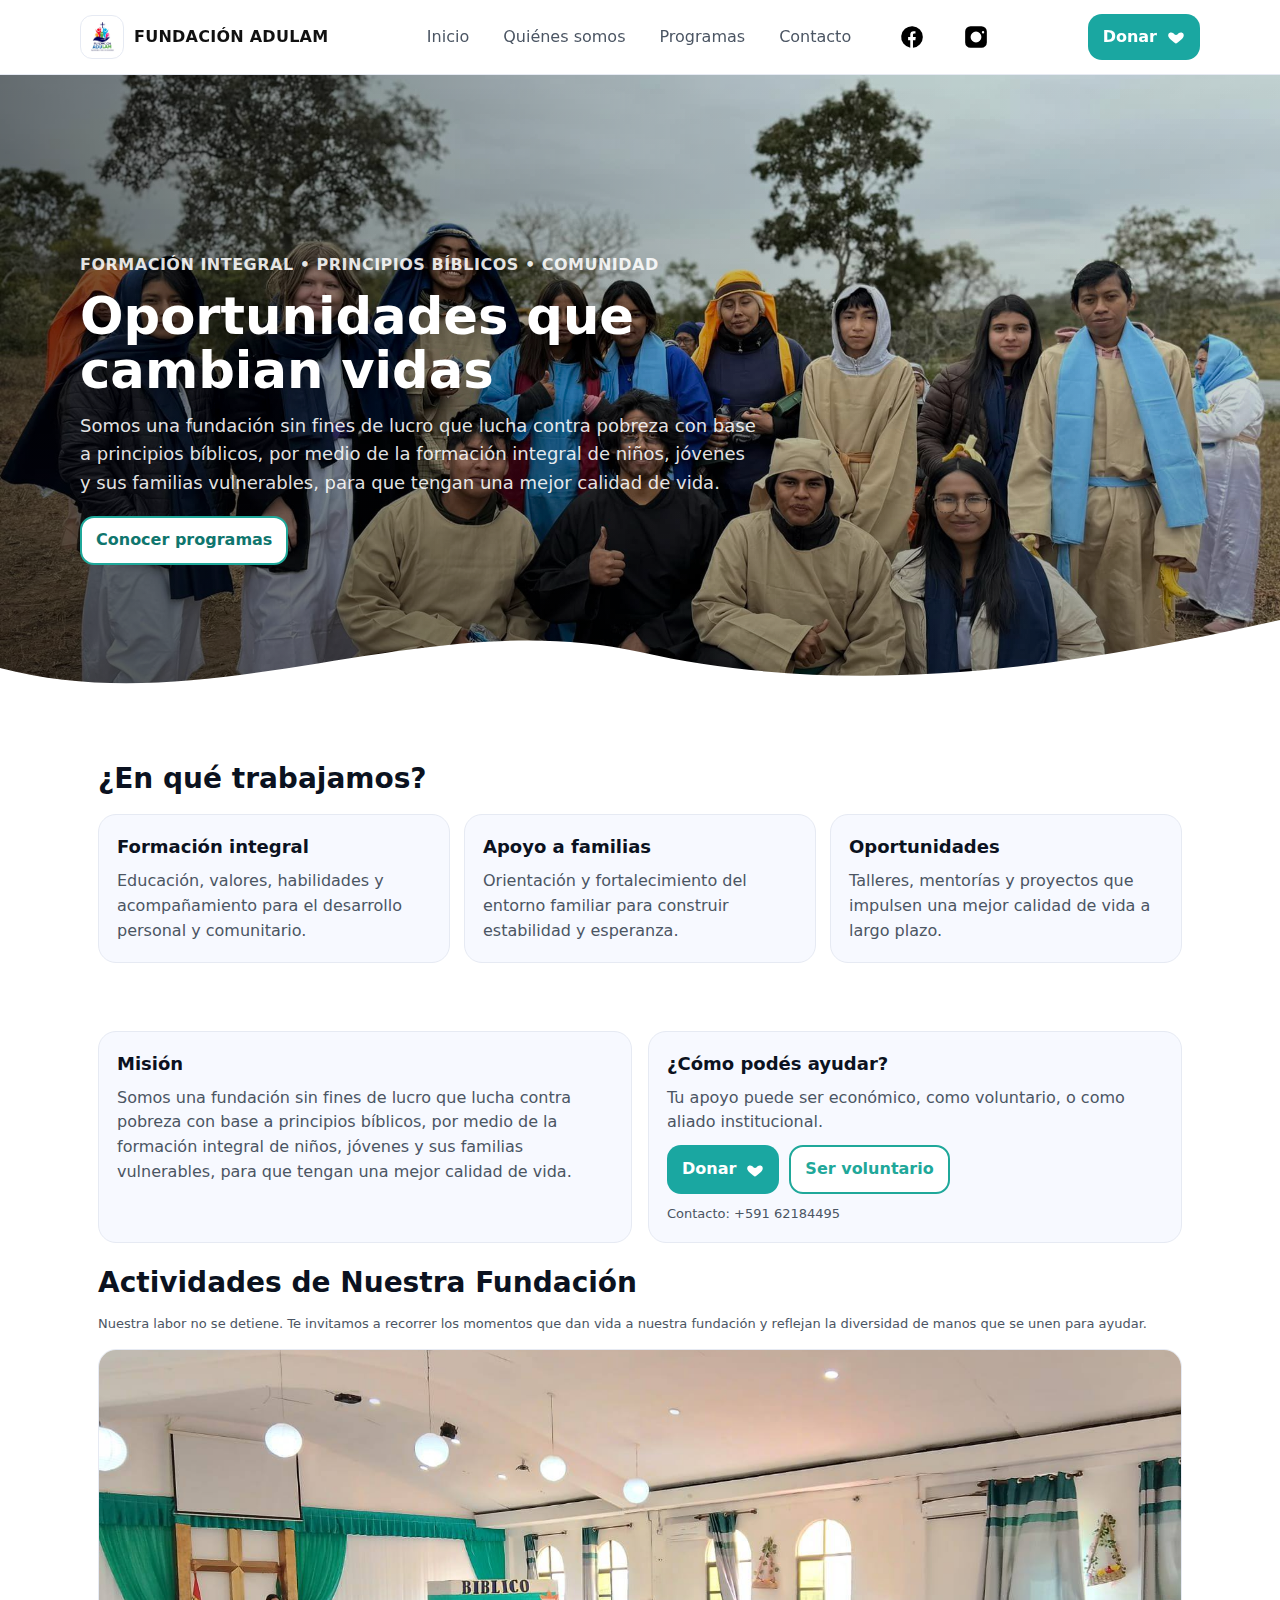
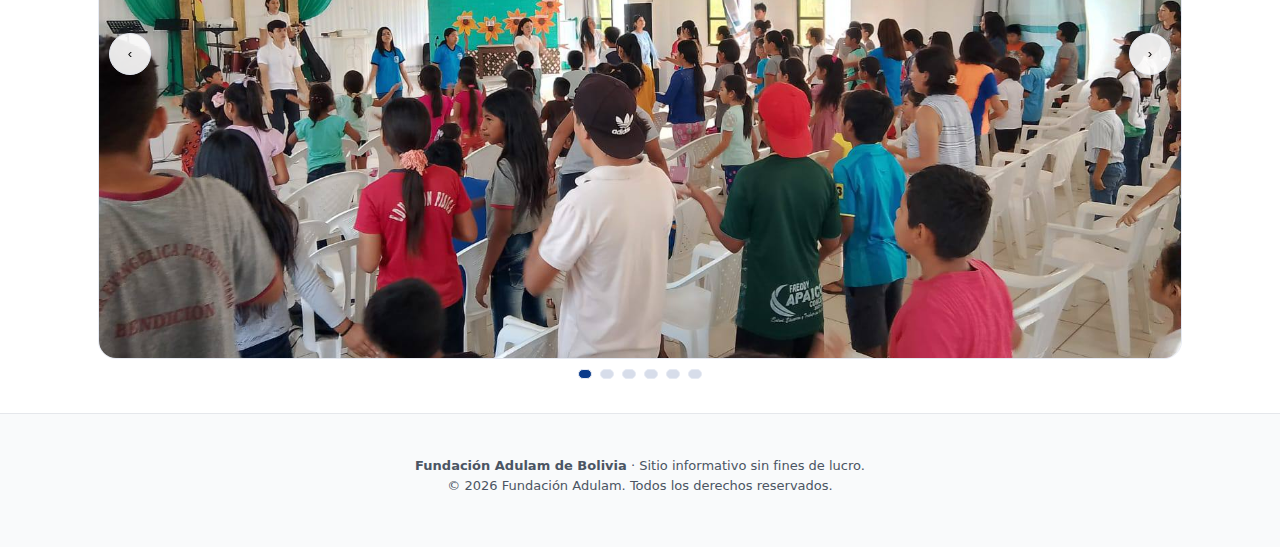
<file: index.html>
<!doctype html>
<html lang="es">
<head>
  <meta charset="utf-8"/>
  <meta name="viewport" content="width=device-width, initial-scale=1"/>
  <title>Fundación Adulam de Bolivia | Inicio</title>
  <link rel="icon" href="favicon.svg" type="image/svg+xml">
  <link rel="stylesheet" href="assets/css/main.css"/>
</head>
<body>

<header>
  <div class="container nav">
    <a class="brand" href="index.html" aria-label="Inicio">
      <img src="assets/img/logo-adulam.jpg" alt="Logo Fundación Adulam">
      <span>FUNDACIÓN ADULAM</span>
    </a>

    <nav class="menu" aria-label="Navegación principal">
      <a href="index.html">Inicio</a>
      <a href="quienes-somos.html">Quiénes somos</a>
      <a href="programas.html">Programas</a>
      <a href="contacto.html">Contacto</a>

      <!-- ICONOS SOCIALES (estilo pro). EDITAR links -->
      <div class="social-icons">
        <a class="social-btn" href="https://www.facebook.com/profile.php?id=61550271633517" target="_blank" rel="noopener" aria-label="Facebook">
          <svg viewBox="0 0 24 24" aria-hidden="true">
            <path d="M22 12a10 10 0 1 0-11.6 9.9v-7h-2v-3h2V9.8c0-2 1.2-3.1 3-3.1.9 0 1.8.1 1.8.1v2h-1c-1 0-1.3.6-1.3 1.2V12h2.6l-.4 3h-2.2v7A10 10 0 0 0 22 12z"/>
          </svg>
        </a>

        <a class="social-btn" href="https://www.instagram.com/adulambolivia.1?fbclid=IwY2xjawPyIMtleHRuA2FlbQIxMABicmlkETF1WjJ4V0R4Rk9FcjROSEJLc3J0YwZhcHBfaWQQMjIyMDM5MTc4ODIwMDg5MgABHhE4-3NJKMuInoF-RmfOGwGABl1U0Y432PvjteP0oFSiQXaVoxuhPAKxq9CD_aem_aqTNN3lay6WGnvpjCTtsKQ" target="_blank" rel="noopener" aria-label="Instagram">
          <svg viewBox="0 0 24 24" aria-hidden="true">
            <path d="M7 2h10a5 5 0 0 1 5 5v10a5 5 0 0 1-5 5H7a5 5 0 0 1-5-5V7a5 5 0 0 1 5-5zm5 5a5 5 0 1 0 0 10 5 5 0 0 0 0-10zm6.5-.5a1.1 1.1 0 1 0 0 2.2 1.1 1.1 0 0 0 0-2.2z"/>
          </svg>
        </a>
      </div>
    </nav>

    <div class="cta">
      <a class="btn primary donate-btn" href="donaciones.html">
        Donar
        <svg class="heart-icon" viewBox="0 0 24 24" aria-hidden="true">
          <path d="M12 21s-7.2-4.6-9.6-8.6C.5 9.1 2.2 6 5.6 6c1.9 0 3.2 1 4 2 0 0 .9 1.2 2.4 1.2S14.4 8 14.4 8c.8-1 2.1-2 4-2 3.4 0 5.1 3.1 3.2 6.4C19.2 16.4 12 21 12 21z"/>
        </svg>
      </a>
    </div>
  </div>
</header>

<main>

  <!-- ✅ HERO SLIDER (NO INVASIVO, SOLO PRESENTACIÓN) -->
  <section class="hero-slider" aria-label="Presentación Fundación Adulam">
    <div class="hero-slides" id="heroSlides">
      <!-- EDITAR: usa tus imágenes reales (1 al 8). Deben existir en assets/img/ -->
      <div class="hero-slide is-active" style="background-image:url('assets/img/12.jpg')"></div>
      <div class="hero-slide" style="background-image:url('assets/img/2.jpg')"></div>
      <div class="hero-slide" style="background-image:url('assets/img/3.jpg')"></div>
      <div class="hero-slide" style="background-image:url('assets/img/4.jpg')"></div>
      <div class="hero-slide" style="background-image:url('assets/img/5.jpg')"></div>
      <div class="hero-slide" style="background-image:url('assets/img/6.jpg')"></div>
      <div class="hero-slide" style="background-image:url('assets/img/7.jpg')"></div>
      <div class="hero-slide" style="background-image:url('assets/img/8.jpg')"></div>
    </div>

    <div class="hero-overlay"></div>

    <div class="container hero-content">
      <div class="hero-text">
        <p class="hero-kicker">Formación integral • Principios bíblicos • Comunidad</p>
        <h1>Oportunidades que cambian vidas</h1>
        <p class="hero-lead">
          Somos una fundación sin fines de lucro que lucha contra pobreza con base a principios bíblicos,
          por medio de la formación integral de niños, jóvenes y sus familias vulnerables,
          para que tengan una mejor calidad de vida.
        </p>

        <div class="hero-actions">
          
          <a class="btn ghost" href="programas.html" style="color:#0f766e;">
            Conocer programas
          </a>
        </div>
      </div>
    </div>



    <!-- OLA decorativa abajo (estilo fundación pro) -->
    <div class="hero-wave" aria-hidden="true">
      <svg viewBox="0 0 1440 120" preserveAspectRatio="none">
        <path d="M0,64 C240,120 480,0 720,48 C960,96 1200,64 1440,16 L1440,120 L0,120 Z"></path>
      </svg>
    </div>
  </section>

  <!-- ✅ LO DEMÁS QUEDA IGUAL -->
  <section class="section">
    <div class="container">
      <h2>¿En qué trabajamos?</h2>
      <p><!-- EDITAR: Resumen breve de líneas de acción --></p>

      <div class="grid">
        <div class="card">
          <h3>Formación integral</h3>
          <p>Educación, valores, habilidades y acompañamiento para el desarrollo personal y comunitario.</p>
        </div>
        <div class="card">
          <h3>Apoyo a familias</h3>
          <p>Orientación y fortalecimiento del entorno familiar para construir estabilidad y esperanza.</p>
        </div>
        <div class="card">
          <h3>Oportunidades</h3>
          <p>Talleres, mentorías y proyectos que impulsen una mejor calidad de vida a largo plazo.</p>
        </div>
      </div>
    </div>
  </section>

  <section class="section">
    <div class="container split">
      <div class="card">
        <h3>Misión</h3>
        <p>
          Somos una fundación sin fines de lucro que lucha contra pobreza con base a principios bíblicos,
          por medio de la formación integral de niños, jóvenes y sus familias vulnerables,
          para que tengan una mejor calidad de vida.
        </p>
        <p class="small"><!-- EDITAR: si querés agregar un versículo, colocarlo aquí --></p>
      </div>

      <div class="card">
        <h3>¿Cómo podés ayudar?</h3>
        <p>Tu apoyo puede ser económico, como voluntario, o como aliado institucional.</p>
        <div style="margin-top:10px; display:flex; gap:10px; flex-wrap:wrap">
          <a class="btn primary donate-btn" href="donaciones.html">
            Donar
            <svg class="heart-icon" viewBox="0 0 24 24" aria-hidden="true">
              <path d="M12 21s-7.2-4.6-9.6-8.6C.5 9.1 2.2 6 5.6 6c1.9 0 3.2 1 4 2 0 0 .9 1.2 2.4 1.2S14.4 8 14.4 8c.8-1 2.1-2 4-2 3.4 0 5.1 3.1 3.2 6.4C19.2 16.4 12 21 12 21z"/>
            </svg>
          </a>
          <a class="btn ghost" href="contacto.html">Ser voluntario</a>
        </div>
        <p class="small" style="margin-top:10px">Contacto: +591 62184495</p>
      </div>
    </div>

    <!-- GALERÍA / CARRUSEL -->
    <div style="margin-top:18px" class="container">
      <h2>Actividades de Nuestra Fundación</h2>
      <p class="small">Nuestra labor no se detiene. Te invitamos a recorrer los momentos que dan vida a nuestra fundación y reflejan la diversidad de manos que se unen para ayudar.</p>

      <div class="carousel" data-carousel>
        <div class="carousel-track">
          <div class="carousel-slide"><img src="assets/img/10.jpg" alt="Actividad 1"></div>
          <div class="carousel-slide"><img src="assets/img/2.jpg" alt="Actividad 2"></div>
          <div class="carousel-slide"><img src="assets/img/3.jpg" alt="Actividad 3"></div>
          <div class="carousel-slide"><img src="assets/img/4.jpg" alt="Actividad 4"></div>
          <div class="carousel-slide"><img src="assets/img/5.jpg" alt="Actividad 5"></div>
          <div class="carousel-slide"><img src="assets/img/6.jpg" alt="Actividad 6"></div>
        </div>

        <button class="carousel-btn prev" type="button" data-prev aria-label="Anterior">‹</button>
        <button class="carousel-btn next" type="button" data-next aria-label="Siguiente">›</button>
      </div>

      <div class="dots"></div>
    </div>
  </section>

</main>

<footer class="footer">
  <div class="container">
    <div><strong>Fundación Adulam de Bolivia</strong> · Sitio informativo sin fines de lucro.</div>
    <div class="small">© 2026 Fundación Adulam. Todos los derechos reservados.</div>
  </div>
</footer>

<script src="assets/carousel.js"></script>
<script src="assets/parallax-qs.js"></script>
<script src="assets/hero-silder.js"></script>


</body>
</html>
</file>
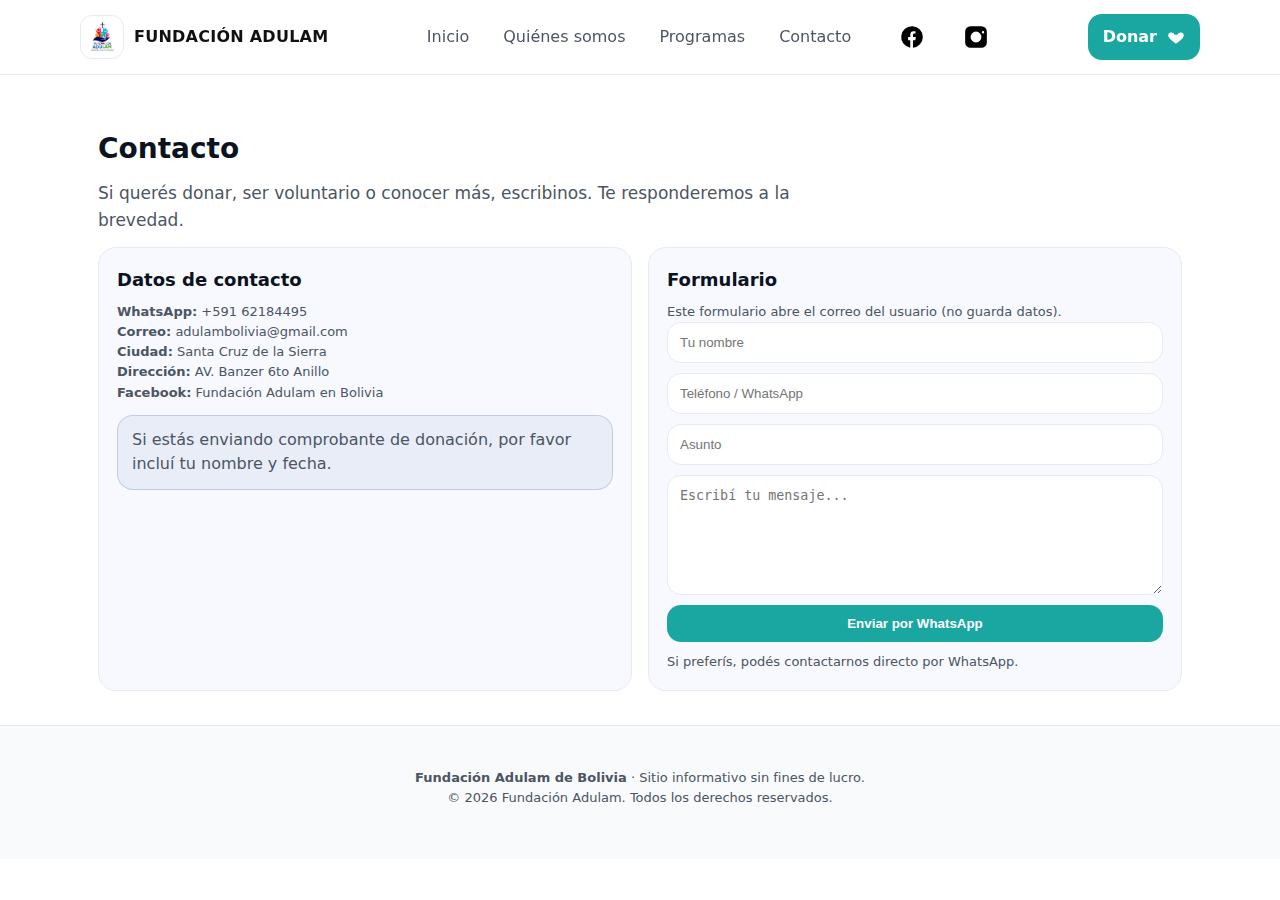
<file: contacto.html>
<!doctype html>
<html lang="es">
<head>
  <meta charset="utf-8"/>
  <meta name="viewport" content="width=device-width, initial-scale=1"/>
  <title>Fundación Adulam de Bolivia | Contacto</title>
  <link rel="icon" href="favicon.svg" type="image/svg+xml">
  <link rel="stylesheet" href="assets/css/main.css"/>
  <!-- EDITAR: Si querés tipografías, podés agregar Google Fonts aquí -->
</head>
<body>
<header>
  <div class="container nav">
    <a class="brand" href="index.html" aria-label="Inicio">
      <img src="assets/img/logo-adulam.jpg" alt="Logo Fundación Adulam">
      <span>FUNDACIÓN ADULAM</span>
    </a>

    <nav class="menu" aria-label="Navegación principal">
      <a href="index.html">Inicio</a>
      <a href="quienes-somos.html">Quiénes somos</a>
      <a href="programas.html">Programas</a>
      <a href="contacto.html">Contacto</a>

      <!-- EDITAR: Pegá aquí el link real de Facebook -->
      
      <div class="social-icons">
  <!-- EDITAR: Pegá links reales -->
  <a class="social-btn" href="https://www.facebook.com/profile.php?id=61550271633517" target="_blank" rel="noopener" aria-label="Facebook">
    <svg viewBox="0 0 24 24" aria-hidden="true"><path d="M22 12a10 10 0 1 0-11.6 9.9v-7h-2v-3h2V9.8c0-2 1.2-3.1 3-3.1.9 0 1.8.1 1.8.1v2h-1c-1 0-1.3.6-1.3 1.2V12h2.6l-.4 3h-2.2v7A10 10 0 0 0 22 12z"/></svg>
  </a>
  <a class="social-btn" href="https://www.instagram.com/adulambolivia.1?fbclid=IwY2xjawPyIMtleHRuA2FlbQIxMABicmlkETF1WjJ4V0R4Rk9FcjROSEJLc3J0YwZhcHBfaWQQMjIyMDM5MTc4ODIwMDg5MgABHhE4-3NJKMuInoF-RmfOGwGABl1U0Y432PvjteP0oFSiQXaVoxuhPAKxq9CD_aem_aqTNN3lay6WGnvpjCTtsKQ" target="_blank" rel="noopener" aria-label="Instagram">
    <svg viewBox="0 0 24 24" aria-hidden="true"><path d="M7 2h10a5 5 0 0 1 5 5v10a5 5 0 0 1-5 5H7a5 5 0 0 1-5-5V7a5 5 0 0 1 5-5zm5 5a5 5 0 1 0 0 10 5 5 0 0 0 0-10zm6.5-.5a1.1 1.1 0 1 0 0 2.2 1.1 1.1 0 0 0 0-2.2z"/></svg>
  </a>
</div>
    </nav>

    <div class="cta">
      <a class="btn primary donate-btn" href="donaciones.html">Donar <svg class="heart-icon" viewBox="0 0 24 24" aria-hidden="true"><path d="M12 21s-7.2-4.6-9.6-8.6C.5 9.1 2.2 6 5.6 6c1.9 0 3.2 1 4 2 0 0 .9 1.2 2.4 1.2S14.4 8 14.4 8c.8-1 2.1-2 4-2 3.4 0 5.1 3.1 3.2 6.4C19.2 16.4 12 21 12 21z"/></svg></a>
    </div>
  </div>
</header>

<main>
<section class="section" style="padding-top:52px">
  <div class="container">
    <h2>Contacto</h2>
    <p class="lead">
      <!-- EDITAR: mensaje -->
      Si querés donar, ser voluntario o conocer más, escribinos. Te responderemos a la brevedad.
    </p>

    <div class="split" style="margin-top:14px">
      <div class="card">
        <h3>Datos de contacto</h3>
        <p class="small"><strong>WhatsApp:</strong> +591 62184495</p>
        <p class="small"><strong>Correo:</strong> adulambolivia@gmail.com</p>
        <p class="small"><strong>Ciudad:</strong> Santa Cruz de la Sierra</p>
        <p class="small"><strong>Dirección:</strong> AV. Banzer 6to Anillo</p>
        <p class="small"><strong>Facebook:</strong> Fundación Adulam en Bolivia</p>

        <div class="note" style="margin-top:12px">
          <!-- EDITAR -->
          Si estás enviando comprobante de donación, por favor incluí tu nombre y fecha.
        </div>
      </div>

      <div class="card">
        <h3>Formulario</h3>
        <p class="small">Este formulario abre el correo del usuario (no guarda datos).</p>

        <form id="contactForm" class="form">
  <input id="nombre" class="input" placeholder="Tu nombre" required />
  <input id="telefono" class="input" placeholder="Teléfono / WhatsApp" />
  <input id="asunto" class="input" placeholder="Asunto" required />
  <textarea id="mensaje" placeholder="Escribí tu mensaje..." required></textarea>

  <button class="btn primary" type="submit">
    Enviar por WhatsApp
  </button>
</form>

        <p class="small" style="margin-top:10px">
          Si preferís, podés contactarnos directo por WhatsApp.
        </p>
      </div>
    </div>
  </div>
</section>
</main>

<footer class="footer">
  <div class="container">
    <!-- EDITAR: Colocá aquí ciudad, teléfono, redes, etc. -->
    <div><strong>Fundación Adulam de Bolivia</strong> · Sitio informativo sin fines de lucro.</div>
    <div class="small">© 2026 Fundación Adulam. Todos los derechos reservados.</div>
  </div>
</footer>
<script>
  (function () {
    const PHONE = "59162184495"; // WhatsApp Fundación (sin +)

    const form = document.getElementById("contactForm");
    if (!form) return;

    form.addEventListener("submit", function (e) {
      e.preventDefault();

      const nombre = document.getElementById("nombre").value.trim();
      const telefono = document.getElementById("telefono").value.trim();
      const asunto = document.getElementById("asunto").value.trim();
      const mensaje = document.getElementById("mensaje").value.trim();

      const texto =
`Hola Fundación Adulam 👋
Nombre: ${nombre}
Teléfono: ${telefono || "No especificado"}
Asunto: ${asunto}
Mensaje: ${mensaje}`;

      const url = "https://wa.me/" + PHONE + "?text=" + encodeURIComponent(texto);
      window.open(url, "_blank");
    });
  })();
</script>
</body>
</html>
</file>
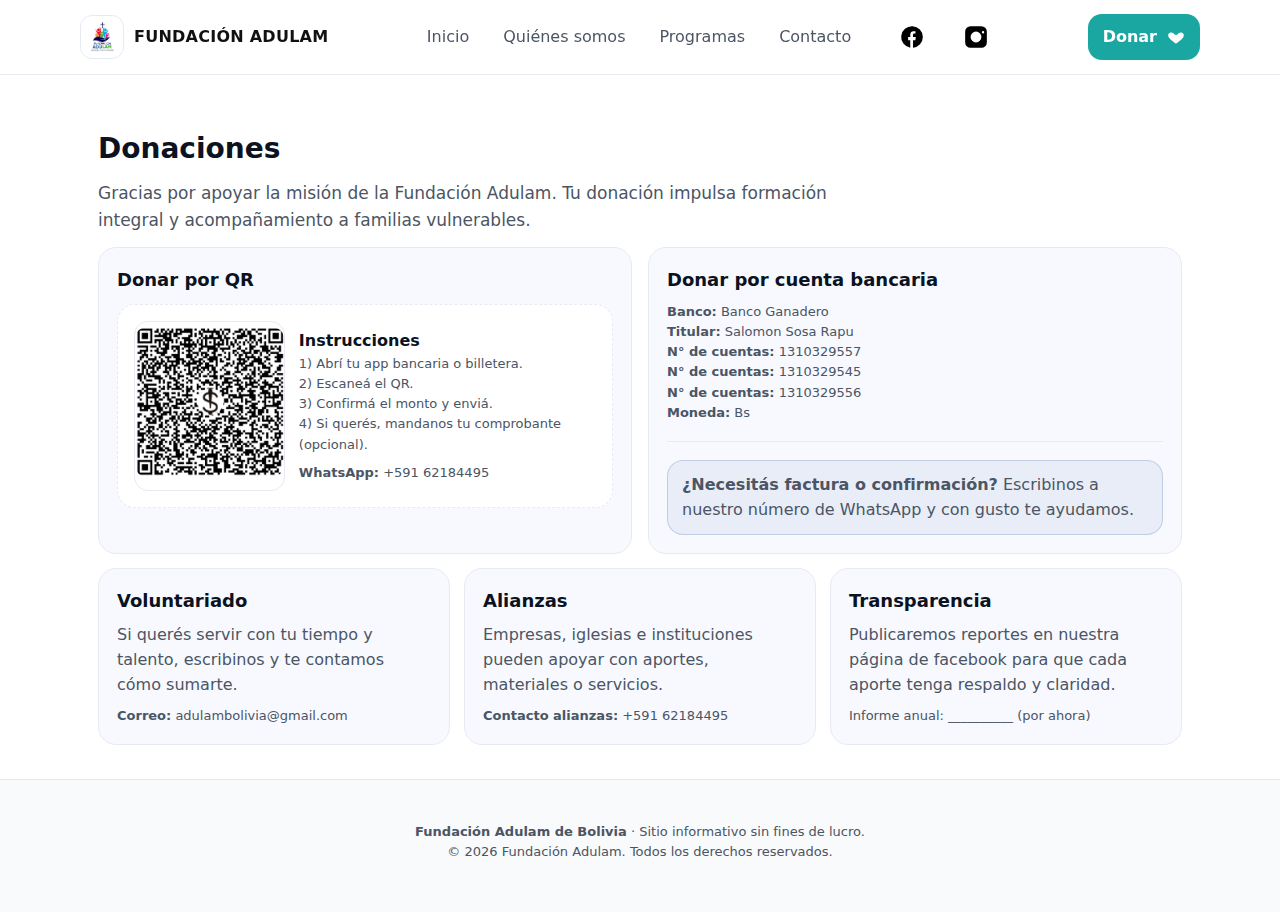
<file: donaciones.html>
<!doctype html> 
<html lang="es">
<head>
  <meta charset="utf-8"/>
  <meta name="viewport" content="width=device-width, initial-scale=1"/>
  <title>Fundación Adulam de Bolivia | Donaciones</title>
  <link rel="icon" href="favicon.svg" type="image/svg+xml">
  <link rel="stylesheet" href="assets/css/main.css"/>
  <!-- EDITAR: Si querés tipografías, podés agregar Google Fonts aquí -->
</head>
<body>
<header>
  <div class="container nav">
    <a class="brand" href="index.html" aria-label="Inicio">
      <img src="assets/img/logo-adulam.jpg" alt="Logo Fundación Adulam">
      <span>FUNDACIÓN ADULAM</span>
    </a>

    <nav class="menu" aria-label="Navegación principal">
      <a href="index.html">Inicio</a>
      <a href="quienes-somos.html">Quiénes somos</a>
      <a href="programas.html">Programas</a>
      <a href="contacto.html">Contacto</a>

      <!-- EDITAR: Pegá aquí el link real de Facebook -->
      
      <div class="social-icons">
  <!-- EDITAR: Pegá links reales -->
  <a class="social-btn" href="https://facebook.com/EDITAR-PEGAR-LINK-AQUI" target="_blank" rel="noopener" aria-label="Facebook">
    <svg viewBox="0 0 24 24" aria-hidden="true"><path d="M22 12a10 10 0 1 0-11.6 9.9v-7h-2v-3h2V9.8c0-2 1.2-3.1 3-3.1.9 0 1.8.1 1.8.1v2h-1c-1 0-1.3.6-1.3 1.2V12h2.6l-.4 3h-2.2v7A10 10 0 0 0 22 12z"/></svg>
  </a>
  <a class="social-btn" href="https://instagram.com/EDITAR-PEGAR-LINK-AQUI" target="_blank" rel="noopener" aria-label="Instagram">
    <svg viewBox="0 0 24 24" aria-hidden="true"><path d="M7 2h10a5 5 0 0 1 5 5v10a5 5 0 0 1-5 5H7a5 5 0 0 1-5-5V7a5 5 0 0 1 5-5zm5 5a5 5 0 1 0 0 10 5 5 0 0 0 0-10zm6.5-.5a1.1 1.1 0 1 0 0 2.2 1.1 1.1 0 0 0 0-2.2z"/></svg>
  </a>
</div>
    </nav>

    <div class="cta">
      <a class="btn primary donate-btn" href="donaciones.html">Donar <svg class="heart-icon" viewBox="0 0 24 24" aria-hidden="true"><path d="M12 21s-7.2-4.6-9.6-8.6C.5 9.1 2.2 6 5.6 6c1.9 0 3.2 1 4 2 0 0 .9 1.2 2.4 1.2S14.4 8 14.4 8c.8-1 2.1-2 4-2 3.4 0 5.1 3.1 3.2 6.4C19.2 16.4 12 21 12 21z"/></svg></a>
    </div>
  </div>
</header>


<main>
<section class="section" style="padding-top:52px">
  <div class="container">
    <h2>Donaciones</h2>
    
    <p class="lead">
      Gracias por apoyar la misión de la Fundación Adulam. Tu donación impulsa formación integral y acompañamiento a familias vulnerables.
    </p>

    <div class="split" style="margin-top:14px">
      <div class="card">
        <h3>Donar por QR</h3>
        <div class="qrbox" style="margin-top:10px">
          <div class="qr">
            <!-- ✅ FIX QR: ahora es clickeable y se abre en grande (ideal para móvil) -->
            <a href="assets/img/qr-ganadero.png" target="_blank" rel="noopener" aria-label="Abrir QR en grande">
              <img
                src="assets/img/qr-ganadero.png"
                alt="QR de donación Banco Ganadero"
                style="width:min(280px, 92vw); max-width:100%; height:auto; object-fit:contain; border-radius:12px;"
              />
            </a>
          </div>
          <div>
            <div><strong>Instrucciones</strong></div>
            <div class="small">1) Abrí tu app bancaria o billetera.</div>
            <div class="small">2) Escaneá el QR.</div>
            <div class="small">3) Confirmá el monto y enviá.</div>
            <div class="small">4) Si querés, mandanos tu comprobante (opcional).</div>
            <div class="small" style="margin-top:8px"><strong>WhatsApp:</strong> +591 62184495 </div>
          </div>
        </div>
      </div>

      <div class="card">
        <h3>Donar por cuenta bancaria</h3>
        <p class="small" style="margin-top:8px"><strong>Banco:</strong> Banco Ganadero</p>
        <p class="small"><strong>Titular:</strong> Salomon Sosa Rapu</p>
        <p class="small"><strong>N° de cuentas:</strong> 1310329557</p>
        <p class="small"><strong>N° de cuentas:</strong> 1310329545</p>
        <p class="small"><strong>N° de cuentas:</strong> 1310329556</p>
        <p class="small"><strong>Moneda:</strong> Bs</p>

        <hr class="sep"/>

        <div class="note">
          <!-- EDITAR: Mensaje de confianza -->
          <strong>¿Necesitás factura o confirmación?</strong>
          Escribinos a nuestro número de WhatsApp y con gusto te ayudamos.
        </div>
      </div>
    </div>

    <div class="grid" style="margin-top:14px">
      <div class="card">
        <h3>Voluntariado</h3>
        <p>Si querés servir con tu tiempo y talento, escribinos y te contamos cómo sumarte.</p>
        <p class="small" style="margin-top:8px"><strong>Correo:</strong> adulambolivia@gmail.com</p>
      </div>
      <div class="card">
        <h3>Alianzas</h3>
        <p>Empresas, iglesias e instituciones pueden apoyar con aportes, materiales o servicios.</p>
        <p class="small" style="margin-top:8px"><strong>Contacto alianzas:</strong> +591 62184495</p>
      </div>
      <div class="card">
        <h3>Transparencia</h3>
        <p>Publicaremos reportes en nuestra página de facebook para que cada aporte tenga respaldo y claridad.</p>
        <p class="small" style="margin-top:8px">Informe anual: __________ (por ahora)</p>
      </div>
    </div>
  </div>
</section>
</main>

<footer class="footer">
  <div class="container">
    <!-- EDITAR: Colocá aquí ciudad, teléfono, redes, etc. -->
    <div><strong>Fundación Adulam de Bolivia</strong> · Sitio informativo sin fines de lucro.</div>
    <div class="small">© 2026 Fundación Adulam. Todos los derechos reservados.</div>
  </div>
</footer>
</body>
</html>
</file>
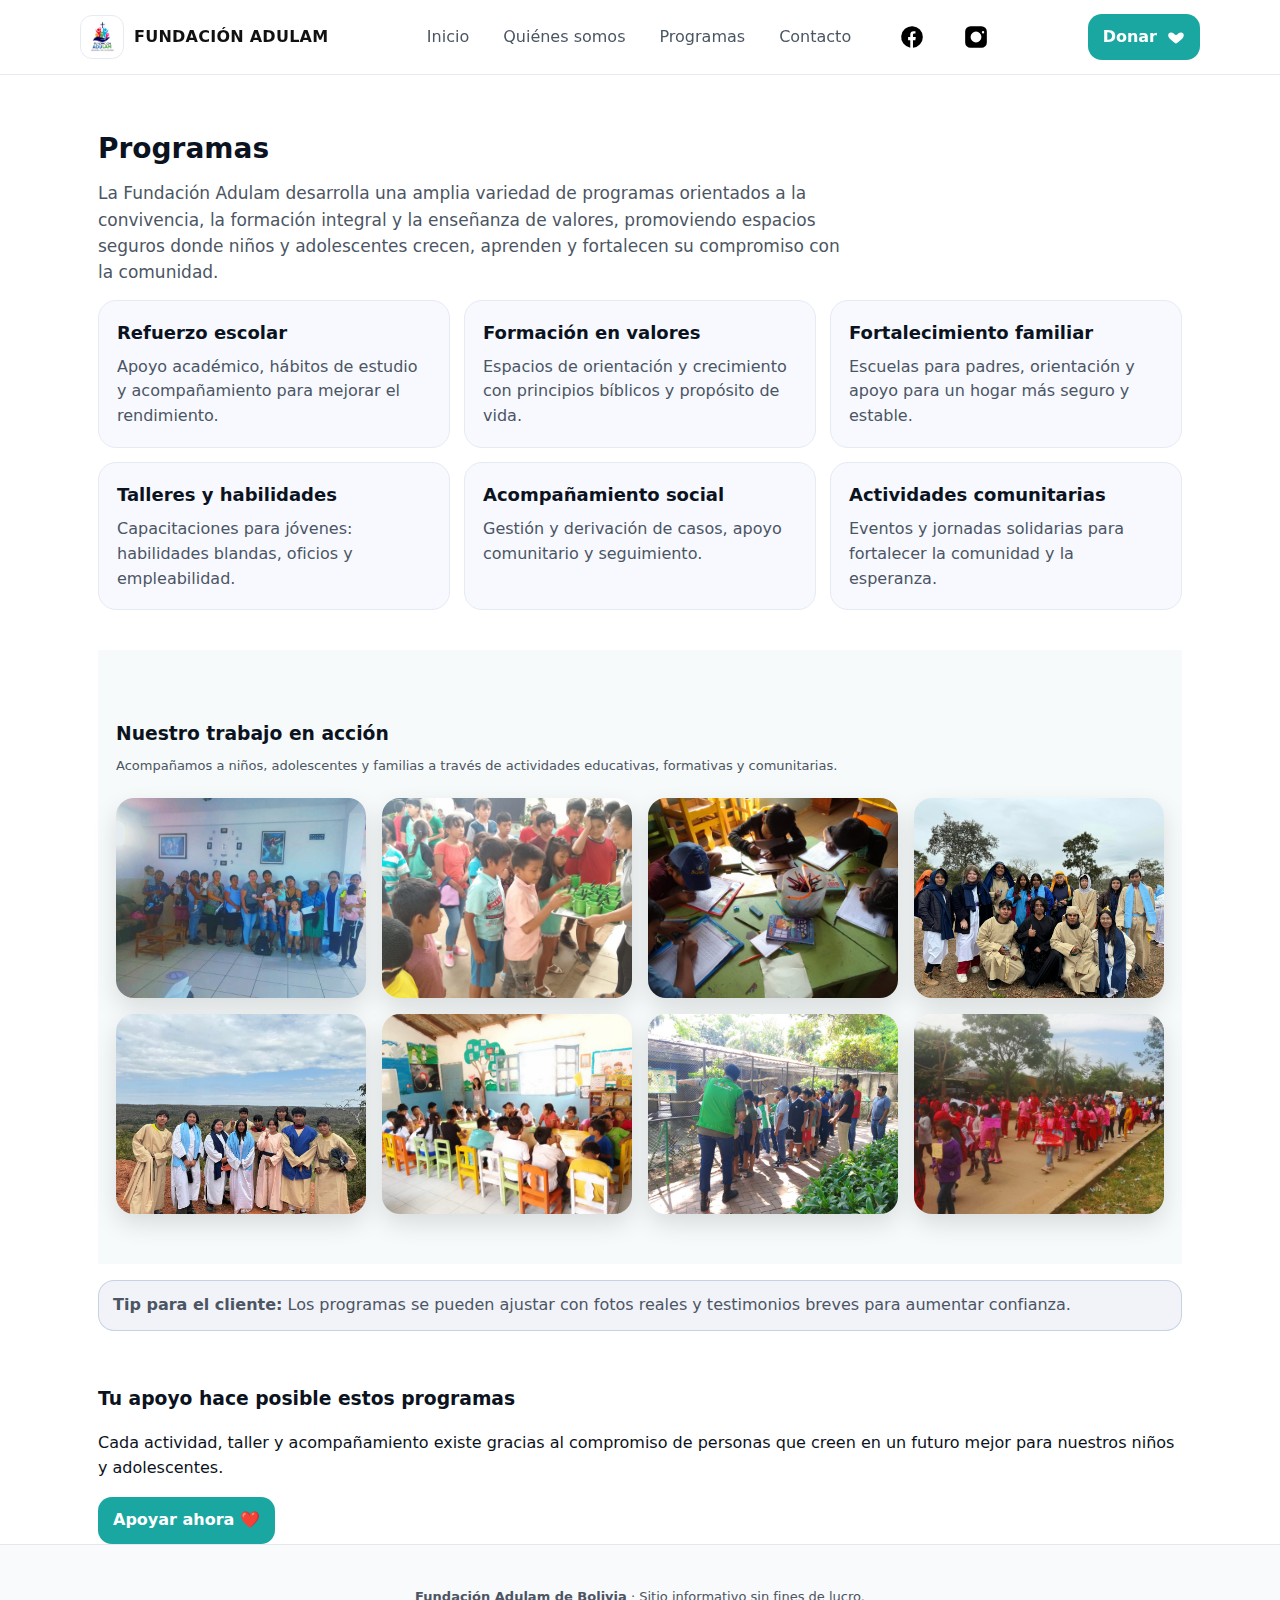
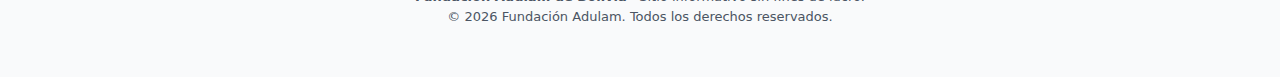
<file: programas.html>
<!doctype html>
<html lang="es">
<head>
  <meta charset="utf-8"/>
  <meta name="viewport" content="width=device-width, initial-scale=1"/>
  <title>Fundación Adulam de Bolivia | Programas</title>
  <link rel="icon" href="favicon.svg" type="image/svg+xml">
  <link rel="stylesheet" href="assets/css/main.css"/>
  <!-- EDITAR: Si querés tipografías, podés agregar Google Fonts aquí -->
</head>
<body>
<header>
  <div class="container nav">
    <a class="brand" href="index.html" aria-label="Inicio">
      <img src="assets/img/logo-adulam.jpg" alt="Logo Fundación Adulam">
      <span>FUNDACIÓN ADULAM</span>
    </a>

    <nav class="menu" aria-label="Navegación principal">
      <a href="index.html">Inicio</a>
      <a href="quienes-somos.html">Quiénes somos</a>
      <a href="programas.html">Programas</a>
      <a href="contacto.html">Contacto</a>

      <!-- EDITAR: Pegá aquí el link real de Facebook -->
      
      <div class="social-icons">
  <!-- EDITAR: Pegá links reales -->
  <a class="social-btn" href="https://www.facebook.com/profile.php?id=61550271633517" target="_blank" rel="noopener" aria-label="Facebook">
    <svg viewBox="0 0 24 24" aria-hidden="true"><path d="M22 12a10 10 0 1 0-11.6 9.9v-7h-2v-3h2V9.8c0-2 1.2-3.1 3-3.1.9 0 1.8.1 1.8.1v2h-1c-1 0-1.3.6-1.3 1.2V12h2.6l-.4 3h-2.2v7A10 10 0 0 0 22 12z"/></svg>
  </a>
  <a class="social-btn" href="https://www.instagram.com/adulambolivia.1?fbclid=IwY2xjawPyIMtleHRuA2FlbQIxMABicmlkETF1WjJ4V0R4Rk9FcjROSEJLc3J0YwZhcHBfaWQQMjIyMDM5MTc4ODIwMDg5MgABHhE4-3NJKMuInoF-RmfOGwGABl1U0Y432PvjteP0oFSiQXaVoxuhPAKxq9CD_aem_aqTNN3lay6WGnvpjCTtsKQ" target="_blank" rel="noopener" aria-label="Instagram">
    <svg viewBox="0 0 24 24" aria-hidden="true"><path d="M7 2h10a5 5 0 0 1 5 5v10a5 5 0 0 1-5 5H7a5 5 0 0 1-5-5V7a5 5 0 0 1 5-5zm5 5a5 5 0 1 0 0 10 5 5 0 0 0 0-10zm6.5-.5a1.1 1.1 0 1 0 0 2.2 1.1 1.1 0 0 0 0-2.2z"/></svg>
  </a>
</div>
    </nav>

    <div class="cta">
      <a class="btn primary donate-btn" href="donaciones.html">Donar <svg class="heart-icon" viewBox="0 0 24 24" aria-hidden="true"><path d="M12 21s-7.2-4.6-9.6-8.6C.5 9.1 2.2 6 5.6 6c1.9 0 3.2 1 4 2 0 0 .9 1.2 2.4 1.2S14.4 8 14.4 8c.8-1 2.1-2 4-2 3.4 0 5.1 3.1 3.2 6.4C19.2 16.4 12 21 12 21z"/></svg></a>
    </div>
  </div>
</header>

<main>
<section class="section" style="padding-top:52px">
  <div class="container">
    <h2>Programas</h2>
    <p class="lead">
      La Fundación Adulam desarrolla una amplia variedad de programas orientados a la convivencia, la formación integral y la enseñanza de valores, promoviendo espacios seguros donde niños y adolescentes crecen, aprenden y fortalecen su compromiso con la comunidad.
    </p>

    <div class="grid" style="margin-top:14px">
      <div class="card">
        <h3>Refuerzo escolar</h3>
        <p>Apoyo académico, hábitos de estudio y acompañamiento para mejorar el rendimiento.</p>
      </div>
      <div class="card">
        <h3>Formación en valores</h3>
        <p>Espacios de orientación y crecimiento con principios bíblicos y propósito de vida.</p>
      </div>
      <div class="card">
        <h3>Fortalecimiento familiar</h3>
        <p>Escuelas para padres, orientación y apoyo para un hogar más seguro y estable.</p>
      </div>
      <div class="card">
        <h3>Talleres y habilidades</h3>
        <p>Capacitaciones para jóvenes: habilidades blandas, oficios y empleabilidad.</p>
      </div>
      <div class="card">
        <h3>Acompañamiento social</h3>
        <p>Gestión y derivación de casos, apoyo comunitario y seguimiento.</p>
      </div>
      <div class="card">
        <h3>Actividades comunitarias</h3>
        <p>Eventos y jornadas solidarias para fortalecer la comunidad y la esperanza.</p>
      </div>
    </div>
    <section class="programas-galeria">
  <div class="container">
    <h3>Nuestro trabajo en acción</h3>
    <p class="small">
      Acompañamos a niños, adolescentes y familias a través de actividades educativas,
      formativas y comunitarias.
    </p>

    <div class="programas-grid-img">
      <!-- Usá tus imágenes numeradas -->
      <img src="assets/img/17.jpg" alt="Programa 1">
      <img src="assets/img/18.jpg" alt="Programa 2">
      <img src="assets/img/13.jpg" alt="Programa 3">
      <img src="assets/img/12.jpg" alt="Programa 4">
      <img src="assets/img/11.jpg" alt="Programa 5">
      <img src="assets/img/14.jpg" alt="Programa 6">
      <img src="assets/img/9.jpg" alt="Programa 7">
      <img src="assets/img/15.jpg" alt="Programa 8">
    </div>
  </div>
</section>


    <div class="note" style="margin-top:16px">
      <strong>Tip para el cliente:</strong> Los programas se pueden ajustar con fotos reales y testimonios breves para aumentar confianza.
    </div>
  </div>
</section>
</main>
<section class="programas-cta">
  <div class="container">
    <h3>Tu apoyo hace posible estos programas</h3>
    <p>
      Cada actividad, taller y acompañamiento existe gracias al compromiso de personas
      que creen en un futuro mejor para nuestros niños y adolescentes.
    </p>
    <a class="btn primary donate-btn" href="donaciones.html">
      Apoyar ahora ❤️
    </a>
  </div>
</section>

<footer class="footer">
  <div class="container">
    <!-- EDITAR: Colocá aquí ciudad, teléfono, redes, etc. -->
    <div><strong>Fundación Adulam de Bolivia</strong> · Sitio informativo sin fines de lucro.</div>
    <div class="small">© 2026 Fundación Adulam. Todos los derechos reservados.</div>
  </div>
</footer>
<script src="assets/carousel.js"></script>
</body>
</html>
</file>
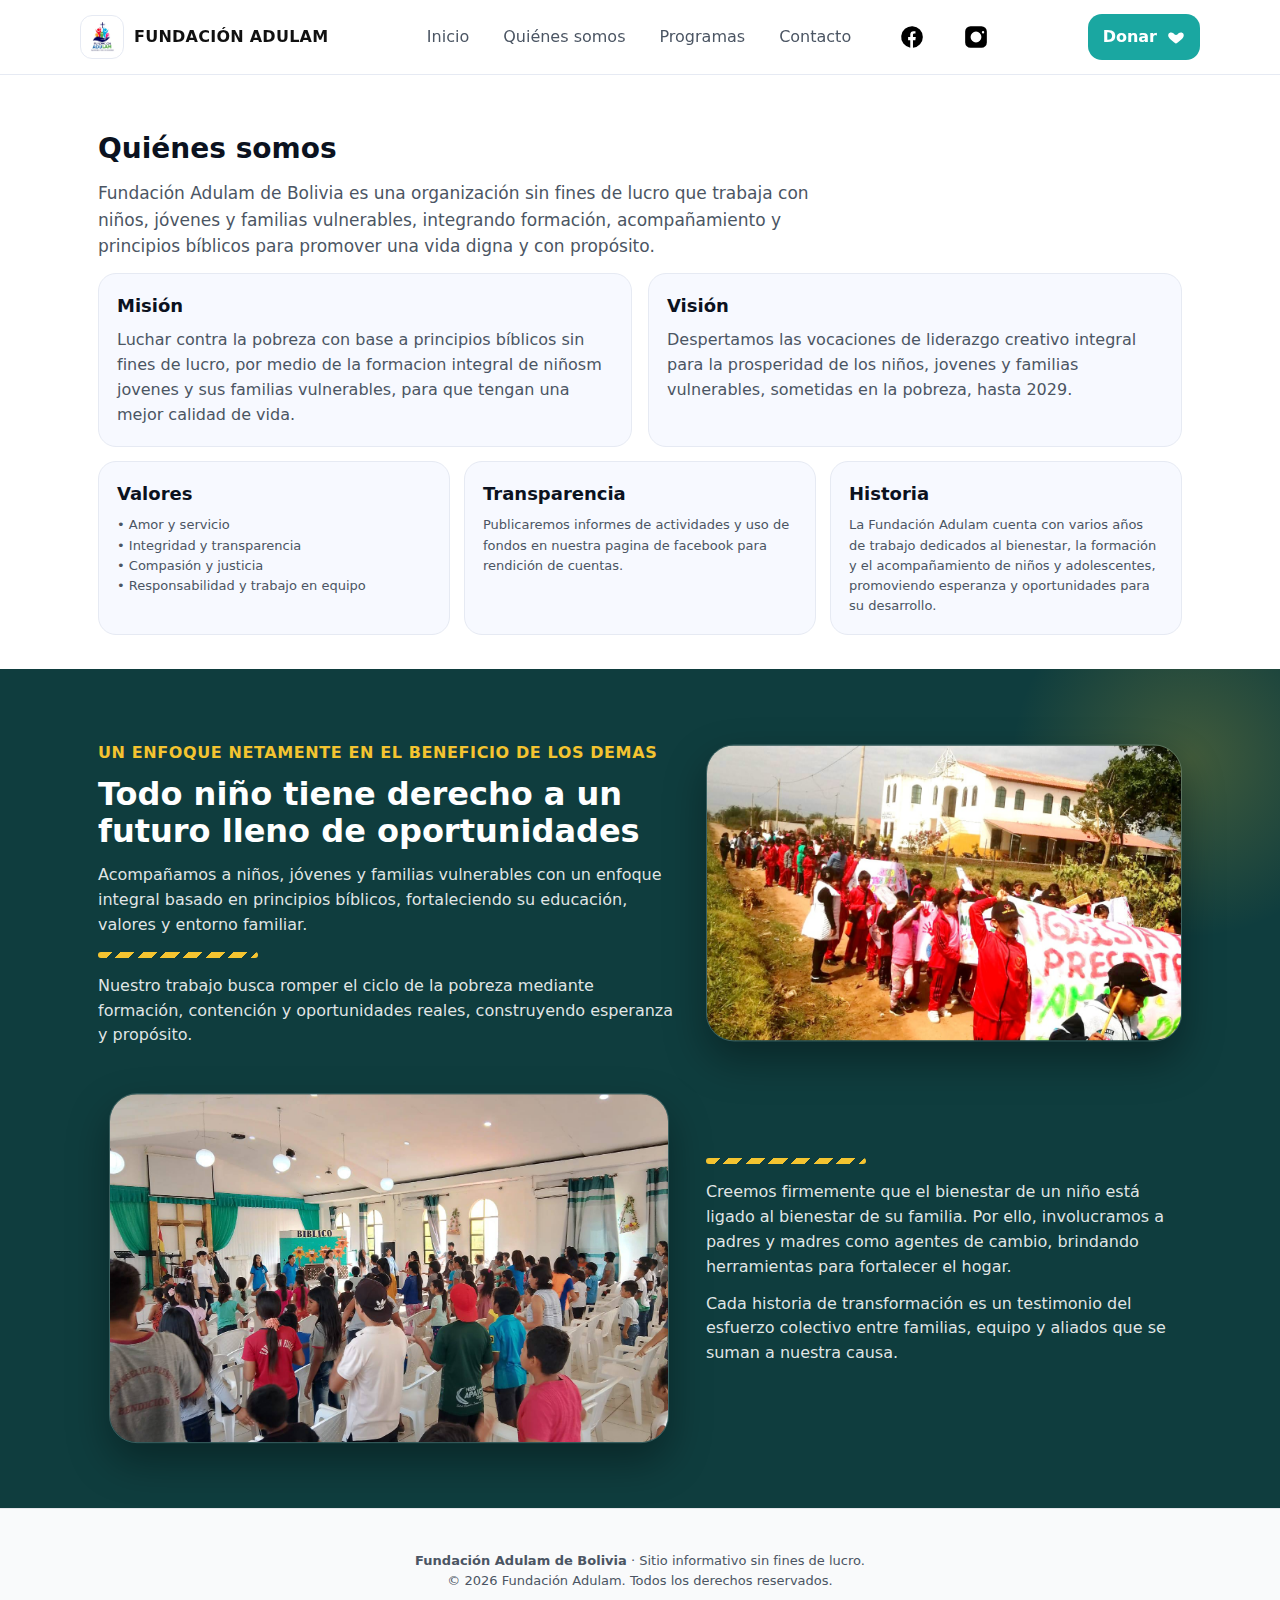
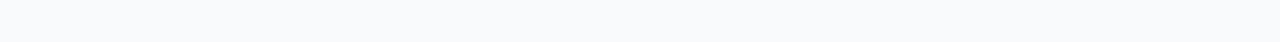
<file: quienes-somos.html>
<!doctype html>
<html lang="es">
<head>
  <meta charset="utf-8"/>
  <meta name="viewport" content="width=device-width, initial-scale=1"/>
  <title>Fundación Adulam de Bolivia | Quiénes somos</title>
  <link rel="icon" href="favicon.svg" type="image/svg+xml">
  <link rel="stylesheet" href="assets/css/main.css"/>
  <!-- EDITAR: Si querés tipografías, podés agregar Google Fonts aquí -->
</head>
<body>
<header>
  <div class="container nav">
    <a class="brand" href="index.html" aria-label="Inicio">
      <img src="assets/img/logo-adulam.jpg" alt="Logo Fundación Adulam">
      <span>FUNDACIÓN ADULAM</span>
    </a>

    <nav class="menu" aria-label="Navegación principal">
      <a href="index.html">Inicio</a>
      <a href="quienes-somos.html">Quiénes somos</a>
      <a href="programas.html">Programas</a>
      <a href="contacto.html">Contacto</a>

      <!-- EDITAR: Pegá aquí el link real de Facebook -->
      
      <div class="social-icons">
  <!-- EDITAR: Pegá links reales -->
  <a class="social-btn" href="https://facebook.com/EDITAR-PEGAR-LINK-AQUI" target="_blank" rel="noopener" aria-label="Facebook">
    <svg viewBox="0 0 24 24" aria-hidden="true"><path d="M22 12a10 10 0 1 0-11.6 9.9v-7h-2v-3h2V9.8c0-2 1.2-3.1 3-3.1.9 0 1.8.1 1.8.1v2h-1c-1 0-1.3.6-1.3 1.2V12h2.6l-.4 3h-2.2v7A10 10 0 0 0 22 12z"/></svg>
  </a>
  <a class="social-btn" href="https://www.instagram.com/adulambolivia.1?fbclid=IwY2xjawPyIMtleHRuA2FlbQIxMABicmlkETF1WjJ4V0R4Rk9FcjROSEJLc3J0YwZhcHBfaWQQMjIyMDM5MTc4ODIwMDg5MgABHhE4-3NJKMuInoF-RmfOGwGABl1U0Y432PvjteP0oFSiQXaVoxuhPAKxq9CD_aem_aqTNN3lay6WGnvpjCTtsKQ" target="_blank" rel="noopener" aria-label="Instagram">
    <svg viewBox="0 0 24 24" aria-hidden="true"><path d="M7 2h10a5 5 0 0 1 5 5v10a5 5 0 0 1-5 5H7a5 5 0 0 1-5-5V7a5 5 0 0 1 5-5zm5 5a5 5 0 1 0 0 10 5 5 0 0 0 0-10zm6.5-.5a1.1 1.1 0 1 0 0 2.2 1.1 1.1 0 0 0 0-2.2z"/></svg>
  </a>
</div>
    </nav>

    <div class="cta">
      <a class="btn primary donate-btn" href="donaciones.html">Donar <svg class="heart-icon" viewBox="0 0 24 24" aria-hidden="true"><path d="M12 21s-7.2-4.6-9.6-8.6C.5 9.1 2.2 6 5.6 6c1.9 0 3.2 1 4 2 0 0 .9 1.2 2.4 1.2S14.4 8 14.4 8c.8-1 2.1-2 4-2 3.4 0 5.1 3.1 3.2 6.4C19.2 16.4 12 21 12 21z"/></svg></a>
    </div>
  </div>
</header>


<main>

<!-- SECCIÓN INTRO -->
<section class="section" style="padding-top:52px">
  <div class="container">
    <h2>Quiénes somos</h2>
    <p class="lead">
      Fundación Adulam de Bolivia es una organización sin fines de lucro que trabaja con niños, jóvenes y familias vulnerables,
      integrando formación, acompañamiento y principios bíblicos para promover una vida digna y con propósito.
    </p>

    <div class="split" style="margin-top:14px">
      <div class="card">
        <h3>Misión</h3>
        <p>
          Luchar contra la pobreza con base a principios bíblicos sin fines de lucro, por medio de la formacion integral de niñosm jovenes y sus familias vulnerables, para que tengan una mejor calidad de vida.
        </p>
      </div>
      <div class="card">
        <h3>Visión</h3>
        <p><!-- EDITAR: Escribir visión -->
          Despertamos las vocaciones de liderazgo creativo integral para la prosperidad de los niños, jovenes y familias vulnerables, sometidas en la pobreza, hasta 2029.
        </p>
      </div>
    </div>

    <div class="grid" style="margin-top:14px">
      <div class="card">
        <h3>Valores</h3>
        <p class="small">
          • Amor y servicio<br/>
          • Integridad y transparencia<br/>
          • Compasión y justicia<br/>
          • Responsabilidad y trabajo en equipo
        </p>
      </div>
      <div class="card">
        <h3>Transparencia</h3>
        <p class="small">
          Publicaremos informes de actividades y uso de fondos en nuestra pagina de facebook para rendición de cuentas.
        </p>
      </div>
      <div class="card">
        <h3>Historia</h3>
        <p class="small">
          La Fundación Adulam cuenta con varios años de trabajo dedicados al bienestar, la formación y el acompañamiento de niños y adolescentes, promoviendo esperanza y oportunidades para su desarrollo.
        </p>
      </div>
    </div>
  </div>
</section>

<!-- SECCIÓN ESTILO "UN ENFOQUE DE 360" (como la imagen que te gustó) -->
<section class="qs-360" id="enfoque360">
  <div class="container qs-360-grid">

    <!-- Texto 1 -->
    <div class="qs-360-text">
      <p class="qs-360-kicker">UN ENFOQUE NETAMENTE EN EL BENEFICIO DE LOS DEMAS</p>
      <h2 class="qs-360-title">Todo niño tiene derecho a un futuro lleno de oportunidades</h2>

      <p class="qs-360-par">
        <!-- EDITAR -->
        Acompañamos a niños, jóvenes y familias vulnerables con un enfoque integral basado en principios bíblicos,
        fortaleciendo su educación, valores y entorno familiar.
      </p>

      <div class="qs-360-line"></div>

      <p class="qs-360-par">
        <!-- EDITAR -->
        Nuestro trabajo busca romper el ciclo de la pobreza mediante formación, contención y oportunidades reales,
        construyendo esperanza y propósito.
      </p>
    </div>

    <!-- Imagen 1 (usa tus imágenes numeradas) -->
    <div class="qs-360-media">
      <img class="qs-360-img qs-top" src="assets/img/16.jpg" alt="Actividad Fundación Adulam (1)">
    </div>

    <!-- Imagen 2 -->
    <div class="qs-360-media">
      <img class="qs-360-img qs-bottom" src="assets/img/10.jpg" alt="Actividad Fundación Adulam (2)">
    </div>

    <!-- Texto 2 -->
    <div class="qs-360-text">
      <div class="qs-360-line"></div>
      <p class="qs-360-par">
        <!-- EDITAR -->
        Creemos firmemente que el bienestar de un niño está ligado al bienestar de su familia. Por ello, involucramos
        a padres y madres como agentes de cambio, brindando herramientas para fortalecer el hogar.
      </p>

      <p class="qs-360-par">
        <!-- EDITAR -->
        Cada historia de transformación es un testimonio del esfuerzo colectivo entre familias, equipo y aliados
        que se suman a nuestra causa.
      </p>
    </div>

  </div>
</section>

</main>


<footer class="footer">
  <div class="container">
    <!-- EDITAR: Colocá aquí ciudad, teléfono, redes, etc. -->
    <div><strong>Fundación Adulam de Bolivia</strong> · Sitio informativo sin fines de lucro.</div>
    <div class="small">© 2026 Fundación Adulam. Todos los derechos reservados.</div>
  </div>
</footer>
<script src="assets/carousel.js"></script>
<script src="assets/parallax-qs.js"></script>

</body>
</html>
</file>
<file: assets/css/main.css>
/* =========================================================
   Fundación Adulam de Bolivia - Tema claro
   NOTAS PARA KEVIN:
   - Buscá "EDITAR" o "__________" para modificar rápido.
   ========================================================= */

:root{
  --bg:#ffffff;
  --text:#0b1220;
  --muted:#4b5563;
  --line:#e6eaf3;
  --card:#f7f9ff;

  /* Colores inspirados en el logo */
  --brand:#0b3b8a;   /* azul */
  --brand2:#1aa7a1;  /* turquesa */

  /* Botón donar (color único, sin degradado) */
  --donate:#1aa7a1;
  --donate_hover:#148a84;
}

*{box-sizing:border-box}
body{
  margin:0;
  font-family: system-ui, -apple-system, Segoe UI, Roboto, Arial, sans-serif;
  background: var(--bg);
  color: var(--text);
  line-height:1.55;
}
a{color:inherit}
.container{max-width:1120px;margin:0 auto;padding:0 18px}

header{
  position:sticky; top:0; z-index:50;
  background: rgba(255,255,255,.92);
  backdrop-filter: blur(10px);
  border-bottom: 1px solid var(--line);
}
.nav{display:flex;align-items:center;justify-content:space-between;padding:12px 0;gap:12px}

.brand{display:flex;align-items:center;gap:10px;text-decoration:none}
.brand img{
  width:44px;height:44px;object-fit:contain;
  border-radius:12px;background:#fff;
  border:1px solid var(--line);padding:6px
}
.brand span{font-weight:900;letter-spacing:.25px}

.menu{display:flex;gap:10px;flex-wrap:wrap;align-items:center}
.menu a{
  text-decoration:none;padding:9px 11px;border-radius:12px;
  color:var(--muted);border:1px solid transparent
}
.menu a:hover{
  color: var(--brand);
  border-color: rgba(11,59,138,.18);
  background: rgba(11,59,138,.08);
}

.cta{display:flex;gap:10px;align-items:center}
.btn{
  display:inline-flex;align-items:center;justify-content:center;gap:8px;
  padding:10px 14px;border-radius:14px;text-decoration:none;font-weight:800;
  border:1px solid var(--line);background:#fff; cursor:pointer;
}
.btn.primary{
  background: var(--donate);
  color:#fff;
  border-color:transparent
}
.btn.primary:hover{background:var(--donate_hover)}
.btn:hover{transform:translateY(-1px)}

.icon-btn{
  display:inline-flex;align-items:center;justify-content:center;
  width:40px;height:40px;border-radius:12px;
  border:1px solid var(--line);background:#fff;text-decoration:none
}
.icon-btn:hover{background:var(--card)}

.hero{
  padding:58px 0 26px;
  background: linear-gradient(180deg, rgba(11,59,138,.06) 0%, rgba(26,167,161,.03) 70%, rgba(255,255,255,0) 100%);
}
.hero-grid{display:grid;grid-template-columns:1.25fr .75fr;gap:22px}
@media(max-width:920px){.hero-grid{grid-template-columns:1fr}}

.kicker{color:var(--brand);font-weight:900;letter-spacing:.4px;text-transform:uppercase;font-size:12px}
h1{margin:10px 0 12px;font-size:44px;line-height:1.1}
@media(max-width:520px){h1{font-size:36px}}
.lead{color:var(--muted);font-size:17px;max-width:70ch}

.hero-card{
  background:#fff;border:1px solid var(--line);
  border-radius:18px;padding:18px;
  box-shadow:0 12px 30px rgba(11,18,32,.08)
}

.badges{display:flex;gap:10px;flex-wrap:wrap;margin-top:14px}
.badge{
  font-size:12px;color:var(--muted);border:1px solid var(--line);
  padding:7px 10px;border-radius:999px;background:#fff
}

.section{padding:34px 0}
.section h2{font-size:28px;margin:0 0 10px}
.section p{color:var(--muted);margin:0 0 14px}

.grid{display:grid;grid-template-columns:repeat(3,1fr);gap:14px}
@media(max-width:920px){.grid{grid-template-columns:1fr}}

.card{
  background:var(--card);border:1px solid var(--line);
  border-radius:18px;padding:18px
}
.card h3{margin:0 0 8px;font-size:18px}
.card p{margin:0;color:var(--muted)}

.split{display:grid;grid-template-columns:1fr 1fr;gap:16px}
@media(max-width:920px){.split{grid-template-columns:1fr}}

.qrbox{
  background:#fff;border:1px dashed var(--line);
  border-radius:18px;padding:16px;display:flex;gap:14px;align-items:center
}
.qr{
  width:170px;height:170px;border-radius:14px;background:#fff;border:1px solid var(--line);
  overflow:hidden;display:flex;align-items:center;justify-content:center
}
.qr img{width:100%;height:100%;object-fit:cover}
.small{font-size:13px;color:var(--muted)}
hr.sep{border:none;border-top:1px solid var(--line);margin:18px 0}

.note{
  padding:12px 14px;border-radius:16px;
  border:1px solid rgba(11,59,138,.18);
  background: rgba(11,59,138,.06);
  color: var(--muted)
}

.footer{
  padding:22px 0 30px;border-top:1px solid var(--line);
  color:var(--muted);font-size:13px;background:#fff
}

.form{display:grid;gap:10px}
.input,textarea{
  width:100%;padding:12px;border-radius:14px;border:1px solid var(--line);
  background:#fff;color:var(--text);outline:none
}
textarea{min-height:120px;resize:vertical}

/* Carrusel (galería dinámica) */
.carousel{position:relative;border:1px solid var(--line);border-radius:18px;overflow:hidden;background:#fff}
.carousel-track{display:flex;transition:transform .5s ease;will-change:transform}
.carousel-slide{min-width:100%;aspect-ratio:16/9;background:#fff}
.carousel-slide img{width:100%;height:100%;object-fit:cover;display:block}
.carousel-btn{
  position:absolute;top:50%;transform:translateY(-50%);
  width:42px;height:42px;border-radius:999px;border:1px solid var(--line);
  background:rgba(255,255,255,.9);display:flex;align-items:center;justify-content:center;cursor:pointer
}
.carousel-btn.prev{left:10px}
.carousel-btn.next{right:10px}
.dots{display:flex;gap:8px;justify-content:center;margin-top:10px;flex-wrap:wrap}
.dot{width:10px;height:10px;border-radius:999px;background:#d7ddea;border:1px solid var(--line);cursor:pointer}
.dot.active{background:var(--brand)}


.social-btn{
  width:50px;               /* más grandes */
  height:50px;
  display:flex;
  align-items:center;
  justify-content:center;
  border-radius:50%;
  border:2px solid #000;    /* negro fuerte */
  background:#fff;
  text-decoration:none;
  transition:transform .25s ease, box-shadow .25s ease, background .25s ease;
}

/* SVG SIEMPRE NEGRO */
.social-btn svg{
  width:26px;
  height:26px;
  display:block;
}

.social-btn svg path,
.social-btn svg circle,
.social-btn svg rect{
  fill:#000 !important;     /* 🔒 BLOQUEADO */
}

/* HOVER: SOLO EFECTO, NO CAMBIA ICONO */
.social-btn:hover{
  background:linear-gradient(135deg, var(--brand), var(--brand2));
  box-shadow:0 0 18px rgba(26,167,161,.7);
  transform:translateY(-3px);
}



.btn.ghost{background:#fff}
.btn.ghost:hover{background:var(--card)}


/* Social icons (negro fuerte + más grandes + brillo sin desaparecer) */
.social-icons{
  display:flex;
  gap:14px;
  margin-left:14px;
}
.social-btn{
  width:50px;
  height:50px;
  display:flex;
  align-items:center;
  justify-content:center;
  border-radius:50%;
  border:2px solid #000;
  background:#fff;
  text-decoration:none;
  transition:transform .25s ease, box-shadow .25s ease, background .25s ease;
}
.social-btn svg{width:26px;height:26px;display:block}
.social-btn svg path,
.social-btn svg circle,
.social-btn svg rect{fill:#000 !important}
.social-btn:hover{
  background:rgba(26,167,161,.16);
  box-shadow:0 0 18px rgba(26,167,161,.45);
  transform:translateY(-3px);
}

/* Donar button icon */
.donate-btn{gap:10px}
.donate-btn .heart-icon{width:18px;height:18px;display:block;fill:#fff}
/* ===== QUIÉNES SOMOS - SECCIÓN 360 (COLOR PROPIO ADULAM) ===== */
.qs-360{
  padding:72px 0;
  background:#0f3d3e; /* verde azulado institucional */
  color:#fff;
  position:relative;
  overflow:hidden;
}

.qs-360::before{
  content:"";
  position:absolute;
  right:-120px;
  top:-120px;
  width:420px;
  height:420px;
  background:radial-gradient(circle, rgba(244,196,48,.22), transparent 60%);
  transform:rotate(18deg);
  pointer-events:none;
}

.qs-360-grid{
  display:grid;
  grid-template-columns:1.1fr .9fr;
  gap:26px;
  align-items:center;
}

@media (max-width: 980px){
  .qs-360-grid{grid-template-columns:1fr}
}

.qs-360-text{max-width:70ch}

.qs-360-kicker{
  margin:0 0 10px;
  font-weight:900;
  letter-spacing:.6px;
  text-transform:uppercase;
  color:#f4c430; /* dorado */
}

.qs-360-title{
  margin:0 0 14px;
  font-size:32px;
  line-height:1.15;
  color:#ffffff;
}

.qs-360-par{
  margin:0 0 12px;
  color:rgba(255,255,255,.88);
}

.qs-360-line{
  width:160px;
  height:6px;
  margin:14px 0 16px;
  border-radius:999px;
  background:repeating-linear-gradient(
    135deg,
    #f4c430 0 10px,
    transparent 10px 16px
  );
}

.qs-360-media{
  display:flex;
  justify-content:center;
}

.qs-360-img{
  width:100%;
  max-width:560px;
  aspect-ratio:16/10;
  object-fit:cover;
  border-radius:28px;
  box-shadow:0 18px 40px rgba(0,0,0,.35);
  border:1px solid rgba(255,255,255,.18);
}

/* Desfase visual */
.qs-top{transform:translateY(-12px)}
.qs-bottom{transform:translateY(12px)}

@media (max-width: 980px){
  .qs-top,.qs-bottom{transform:none}
}
/* =========================
   HOVERS MENÚ + BOTÓN DONAR
   ========================= */

/* 1) Menú: cambia a verde claro al pasar el cursor */
.menu a{
  transition: color .2s ease, background-color .2s ease, border-color .2s ease, transform .2s ease;
}

.menu a:hover{
  color:#0ea5a5;                 /* verde/teal claro */
  background: rgba(14,165,165,.10);
  border-color: rgba(14,165,165,.25);
}

/* Opcional: si querés que el link activo se vea marcado */
.menu a.active{
  color:#0ea5a5;
  background: rgba(14,165,165,.12);
  border-color: rgba(14,165,165,.30);
}


/* 2) Botón Donar: cambia de color y “alumbra” */
.donate-btn{
  transition: background-color .2s ease, box-shadow .2s ease, transform .2s ease, filter .2s ease;
}

/* Hover */
.donate-btn:hover{
  background:#12b7b7; /* un tono un poco más claro */
  box-shadow: 0 0 0 4px rgba(18,183,183,.18), 0 10px 22px rgba(18,183,183,.35);
  transform: translateY(-1px);
  filter: brightness(1.02);
}

/* Si tu corazón es SVG y querés que también “resalte” */
.donate-btn:hover .heart-icon{
  transform: scale(1.06);
  filter: drop-shadow(0 0 6px rgba(255,255,255,.55));
}
.card{
  transition:transform .25s ease, box-shadow .25s ease;
}

.card:hover{
  transform:translateY(-4px);
  box-shadow:0 14px 30px rgba(0,0,0,.12);
}
/* ===== PROGRAMAS – GALERÍA VISUAL ===== */
.programas-galeria{
  margin-top:40px;
  padding:50px 0;
  background:#f7fafa;
}

.programas-galeria h3{
  margin-bottom:8px;
}

.programas-grid-img{
  margin-top:22px;
  display:grid;
  grid-template-columns:repeat(auto-fit,minmax(220px,1fr));
  gap:16px;
}

.programas-grid-img img{
  width:100%;
  height:200px;
  object-fit:cover;
  border-radius:18px;
  box-shadow:0 10px 24px rgba(0,0,0,.12);
  transition:transform .25s ease, box-shadow .25s ease;
}

.programas-grid-img img:hover{
  transform:translateY(-4px);
  box-shadow:0 16px 32px rgba(0,0,0,.18);
}
/* ================= FOOTER FIX ================= */
.footer {
  width: 100%;
  background-color: #f9fafb; /* mismo tono limpio */
  border-top: 1px solid #e5e7eb;
}

.footer .container {
  max-width: 1200px;
  margin: 0 auto;
  padding: 20px 16px;
  text-align: center;
}
/* ===== Hover del nombre FUNDACIÓN ADULAM ===== */
.brand span {
  color: #111; /* negro fuerte por defecto */
  font-weight: 600;
  transition: color 0.25s ease;
}

.brand:hover span {
  color: #3bbf9b; /* verde claro elegante */
}
/* =========================
   HERO SLIDER (Inicio)
   ========================= */
.hero-slider{position:relative;min-height:72vh;overflow:hidden;background:#0f3d3e}
.hero-slides{position:absolute;inset:0}
.hero-slide{position:absolute;inset:0;background-size:cover;background-position:center;opacity:0;transform:scale(1.03);transition:opacity 900ms ease,transform 1600ms ease}
.hero-slide.is-active{opacity:1;transform:scale(1)}
.hero-overlay{position:absolute;inset:0;background:linear-gradient(90deg,rgba(0,0,0,.55) 0%,rgba(0,0,0,.20) 55%,rgba(0,0,0,.10) 100%),linear-gradient(0deg,rgba(0,0,0,.35) 0%,rgba(0,0,0,.05) 55%,rgba(0,0,0,0) 100%)}
.hero-content{position:relative;z-index:2;min-height:72vh;display:flex;align-items:center;padding:90px 0 70px}
.hero-text{max-width:680px;color:#fff}
.hero-kicker{margin:0 0 12px;font-weight:800;letter-spacing:.5px;text-transform:uppercase;color:rgba(255,255,255,.88)}
.hero-text h1{margin:0 0 14px;font-size:clamp(32px,4vw,54px);line-height:1.05;text-shadow:0 10px 30px rgba(0,0,0,.35)}
.hero-lead{margin:0 0 18px;color:rgba(255,255,255,.90);font-size:18px;line-height:1.6}
.hero-actions{display:flex;gap:12px;flex-wrap:wrap;margin-top:10px}
.hero-nav{position:absolute;top:50%;transform:translateY(-50%);z-index:3;width:44px;height:44px;border-radius:999px;border:1px solid rgba(255,255,255,.25);background:rgba(0,0,0,.25);color:#fff;font-size:28px;line-height:44px;cursor:pointer;transition:transform .2s ease,background .2s ease,border-color .2s ease}
.hero-nav:hover{background:rgba(14,165,165,.25);border-color:rgba(14,165,165,.45);transform:translateY(-50%) scale(1.05)}
.hero-nav.prev{left:14px}
.hero-nav.next{right:14px}
.hero-dots{position:absolute;left:0;right:0;bottom:18px;z-index:3;display:flex;justify-content:center;gap:8px}
.hero-dot{width:10px;height:10px;border-radius:999px;border:1px solid rgba(255,255,255,.55);background:rgba(255,255,255,.20);cursor:pointer;transition:transform .2s ease,background .2s ease,border-color .2s ease}
.hero-dot.is-active{background:#0ea5a5;border-color:rgba(255,255,255,.9);transform:scale(1.15)}
.hero-wave{position:absolute;left:0;right:0;bottom:-1px;z-index:2;height:120px}
.hero-wave svg{width:100%;height:100%}
.hero-wave path{fill:#fff}
@media (max-width:720px){.hero-nav{display:none}.hero-content{padding:86px 0 70px}.hero-lead{font-size:16px}}
/* ===== BOTÓN CONOCER PROGRAMAS (ghost) ===== */
.btn.ghost {
  border: 2px solid #1fa89a;
  color: #1fa89a;
  background: transparent;
  transition: all 0.25s ease;
}

/* Hover */
.btn.ghost:hover {
  background: #1fa89a;
  color: #ffffff;
  box-shadow: 0 0 12px rgba(31, 168, 154, 0.55);
  transform: translateY(-1px);
}

/* Click */
.btn.ghost:active {
  transform: translateY(0);
  box-shadow: 0 0 6px rgba(31, 168, 154, 0.35);
}
/* ===== BOTÓN CONOCER PROGRAMAS (ghost) – FIX FINAL ===== */
.btn.ghost {
  background: #ffffff;          /* fondo blanco SIEMPRE */
  color: #1fa89a;               /* texto verde */
  border: 2px solid #1fa89a;
  transition: all 0.25s ease;
}

/* Hover */
.btn.ghost:hover {
  background: #1fa89a;          /* se pinta de verde */
  color: #ffffff;               /* texto blanco */
  box-shadow: 0 0 12px rgba(31, 168, 154, 0.55);
  transform: translateY(-1px);
}

/* Active (click) */
.btn.ghost:active {
  transform: translateY(0);
  box-shadow: 0 0 6px rgba(31, 168, 154, 0.35);
}
/* =========================================================
   ✅ MOBILE FIX (sin tocar HTML)
   - Menú en una sola fila con scroll horizontal
   - Mejor distribución del header + botones
   - Hero y secciones más cómodas en móvil
   ========================================================= */

@media (max-width: 780px) {

  /* Header más compacto */
  .nav{
    padding: 10px 0;
    gap: 10px;
  }

  /* Marca (logo + texto) */
  .brand img{
    width: 40px;
    height: 40px;
  }
  .brand span{
    font-size: 14px;
    font-weight: 900;
    letter-spacing: .2px;
  }

  /* Menú: una sola fila con scroll horizontal */
  .menu{
    width: 100%;
    order: 3;                 /* baja el menú debajo de logo/cta */
    display: flex;
    flex-wrap: nowrap;        /* 👈 clave: evita que se apile en columna */
    overflow-x: auto;         /* 👈 permite scroll lateral */
    -webkit-overflow-scrolling: touch;
    gap: 6px;
    padding: 8px 2px 2px;
    align-items: center;
    justify-content: flex-start;
  }

  /* Oculta barra del scroll (se ve más limpio) */
  .menu::-webkit-scrollbar{ height: 0; }

  .menu a{
    white-space: nowrap;      /* 👈 evita saltos de línea */
    font-size: 14px;
    padding: 8px 10px;
    border-radius: 12px;
  }

  /* Íconos sociales dentro del menú: que NO se vayan abajo feo */
  .social-icons{
    display: flex;
    gap: 8px;
    margin-left: 6px;
    flex: 0 0 auto;
  }

  .social-btn{
    width: 40px;
    height: 40px;
  }
  .social-btn svg{
    width: 22px;
    height: 22px;
  }

  /* CTA (botón Donar del header) */
  .cta{
    order: 2;
  }
  .donate-btn{
    padding: 10px 14px;
    border-radius: 14px;
    font-size: 14px;
  }

  /* HERO: que respire y se vea bonito */
  .hero{
    padding: 26px 0 18px;
  }

  h1{
    font-size: 32px;
    line-height: 1.12;
  }

  .lead{
    font-size: 15.5px;
  }

  /* Botones del hero: en columna (mejor para móvil) */
  .hero-actions{
    display: flex;
    flex-direction: column;
    gap: 10px;
    align-items: stretch;
  }
  .hero-actions .btn{
    width: 100%;
  }

  /* Cards y grids: 1 columna ya lo tenías, pero ajustamos padding */
  .card{
    padding: 16px;
    border-radius: 16px;
  }

  /* Footer centrado y más compacto */
  .footer{
    text-align: center;
    padding: 22px 0;
  }
  .footer .container{
    padding: 0 14px;
  }
}

/* Extra: teléfonos pequeños */
@media (max-width: 420px){
  .brand span{ font-size: 13px; }
  .social-btn{ width: 38px; height: 38px; }
  .donate-btn{ padding: 10px 12px; }
}
/* ===== Mobile: más aire a los bordes + safe area ===== */
@media (max-width: 780px){
  .container{
    padding-left: 16px;
    padding-right: 16px;
  }

  /* Por si el celular tiene “notch” */
  body{
    padding-left: env(safe-area-inset-left);
    padding-right: env(safe-area-inset-right);
  }

  /* Hero: un poquito más cómodo */
  .hero-slider .hero-inner{
    padding-left: 16px;
    padding-right: 16px;
  }
}
/* ===== Donaciones: QR visible y grande en móvil ===== */
@media (max-width: 780px){

  /* Este selector cubre tu layout típico de QR (qrbox/qr) */
  .qrbox{
    display: grid;
    grid-template-columns: 1fr;   /* ✅ columna en móvil */
    gap: 14px;
    align-items: start;
  }

  .qr{
    display: flex;
    justify-content: center;
  }

  .qr img{
    width: min(260px, 90vw);      /* ✅ grande y responsivo */
    max-width: 100%;
    height: auto;
    object-fit: contain;
    image-rendering: auto;
    border-radius: 12px;
  }
}
</file>
